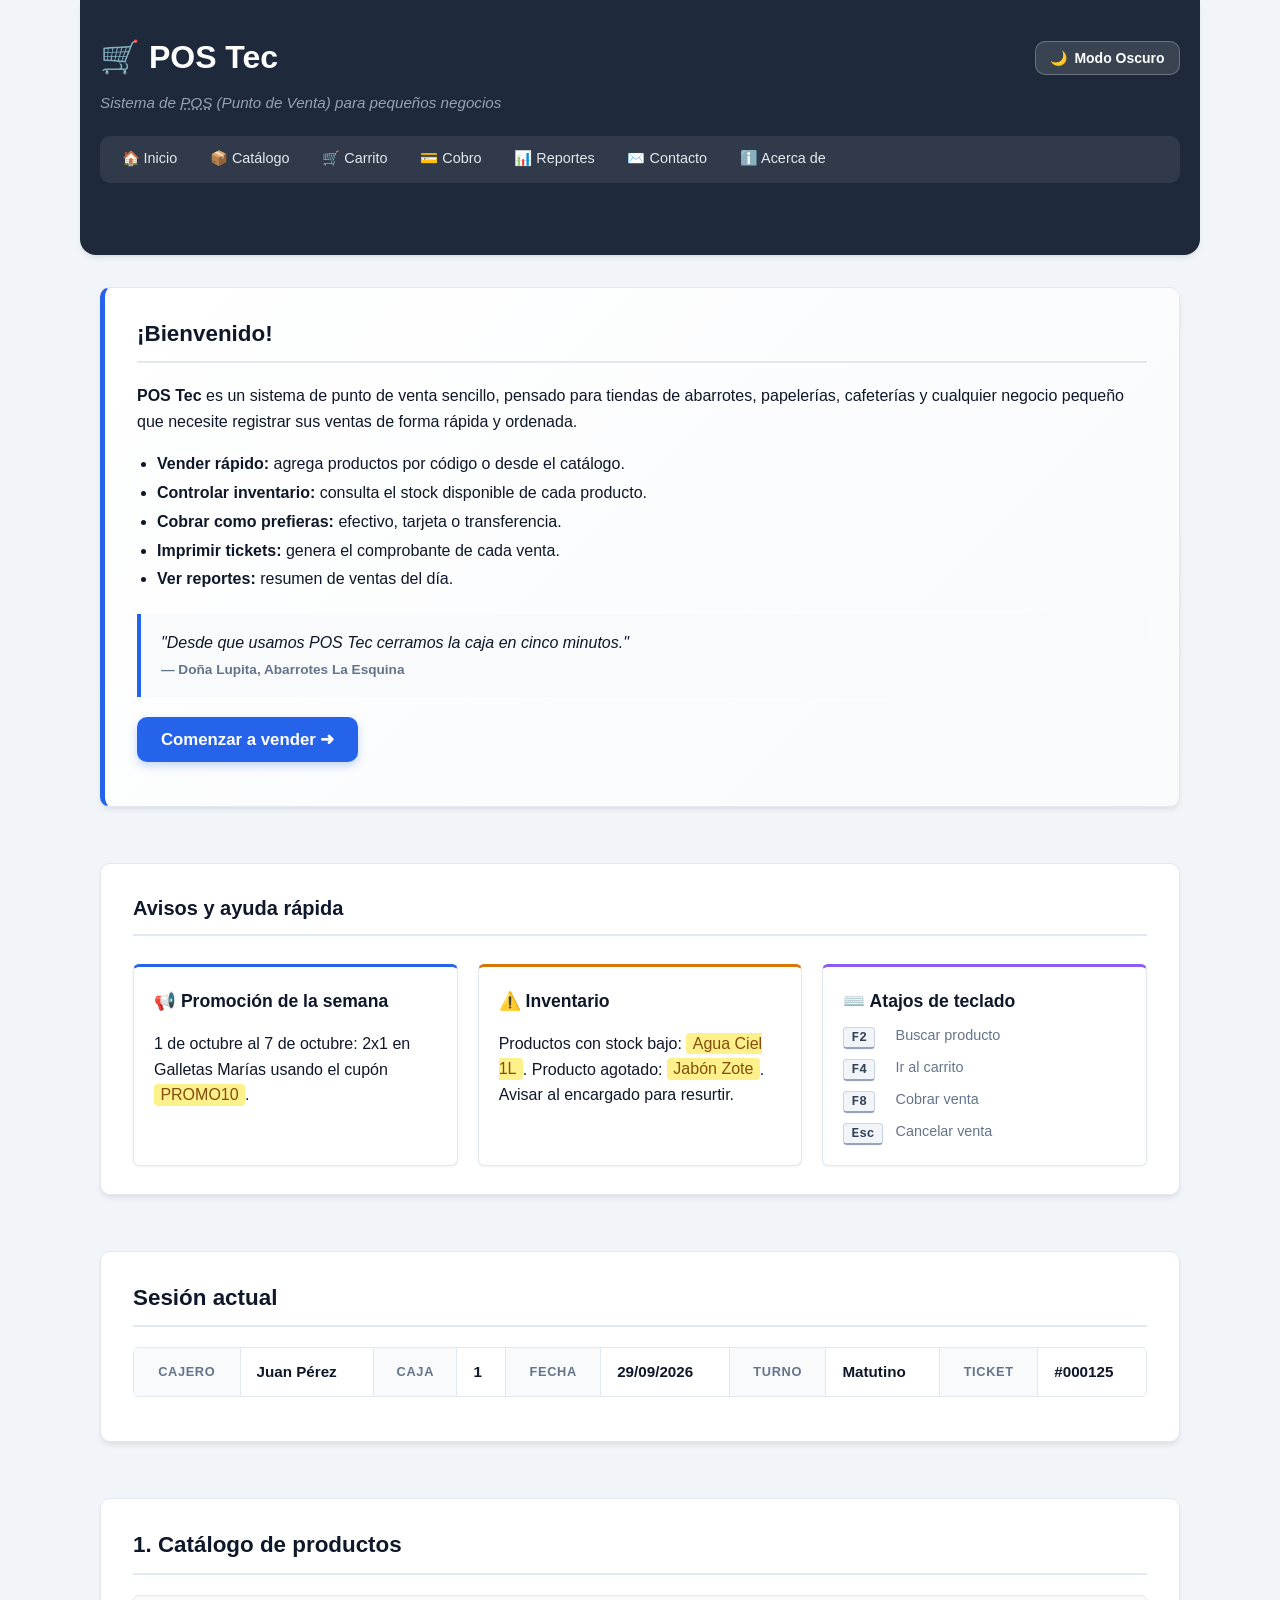
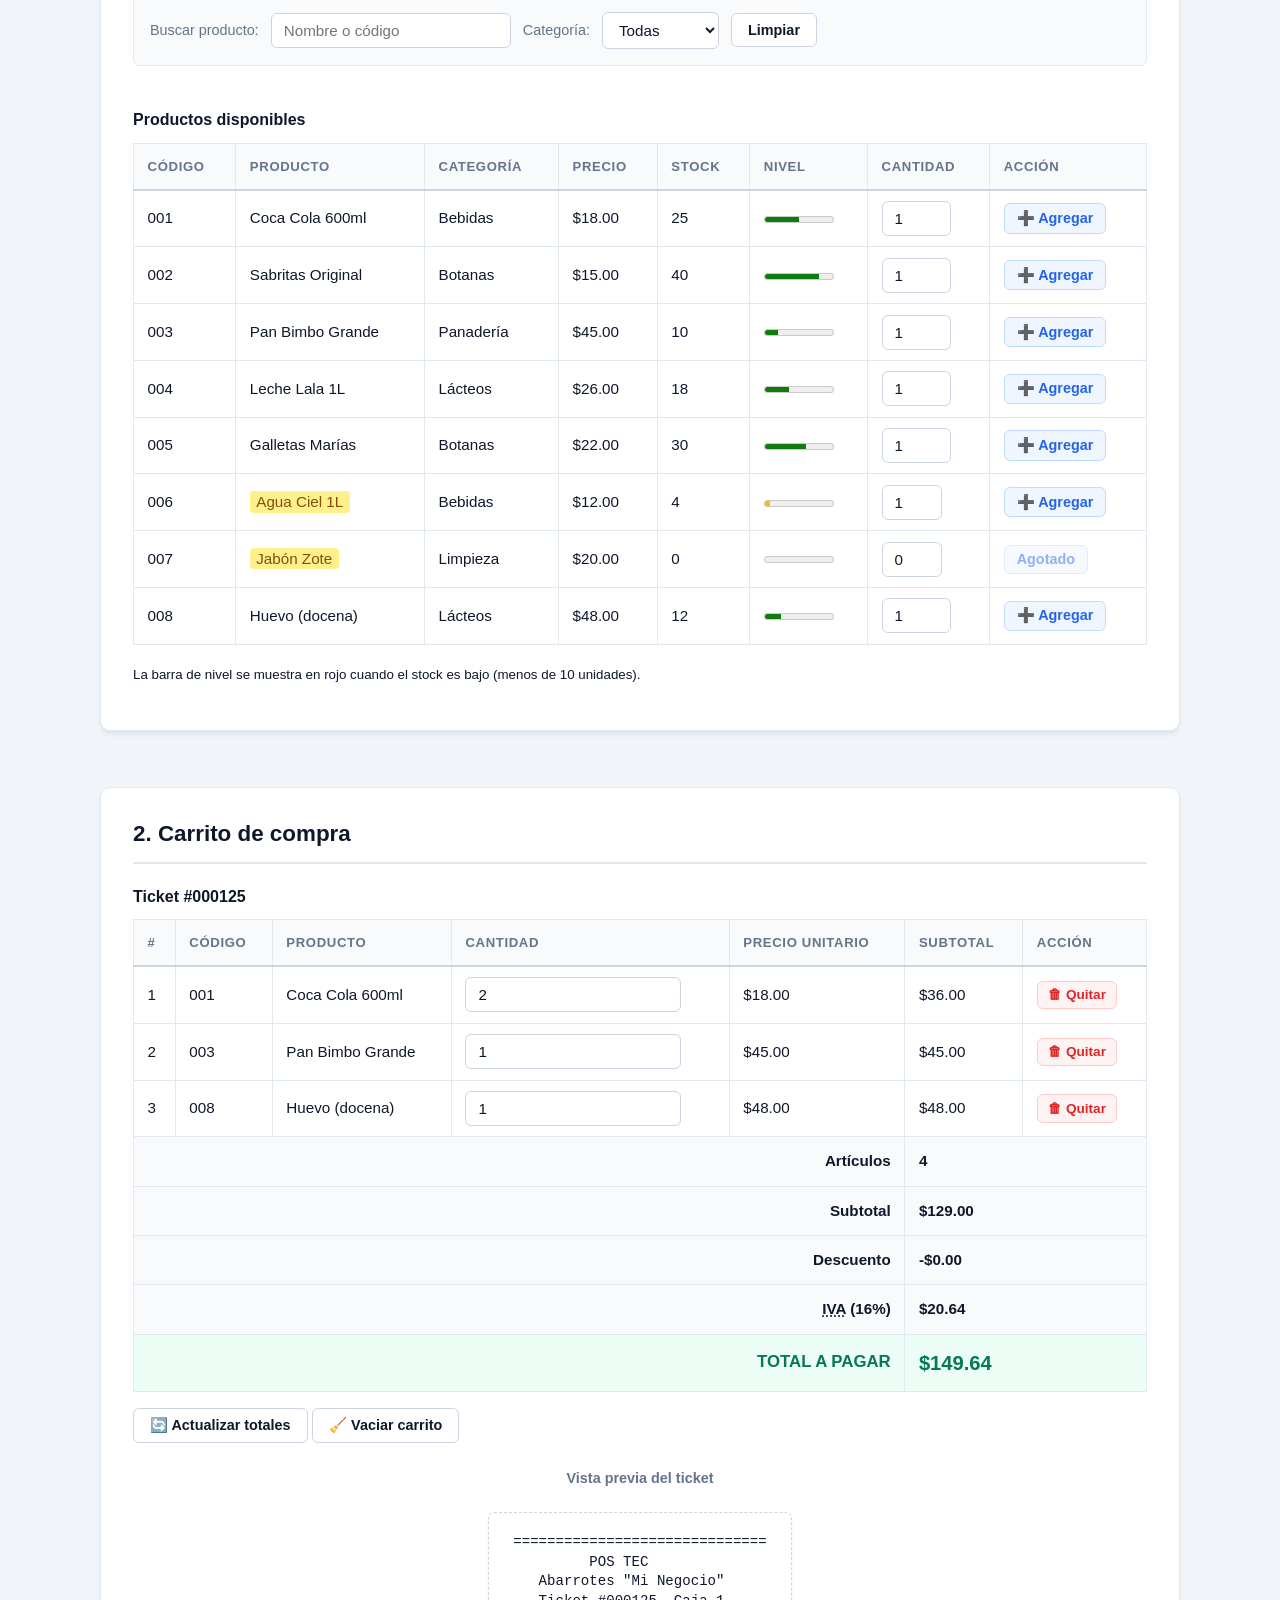
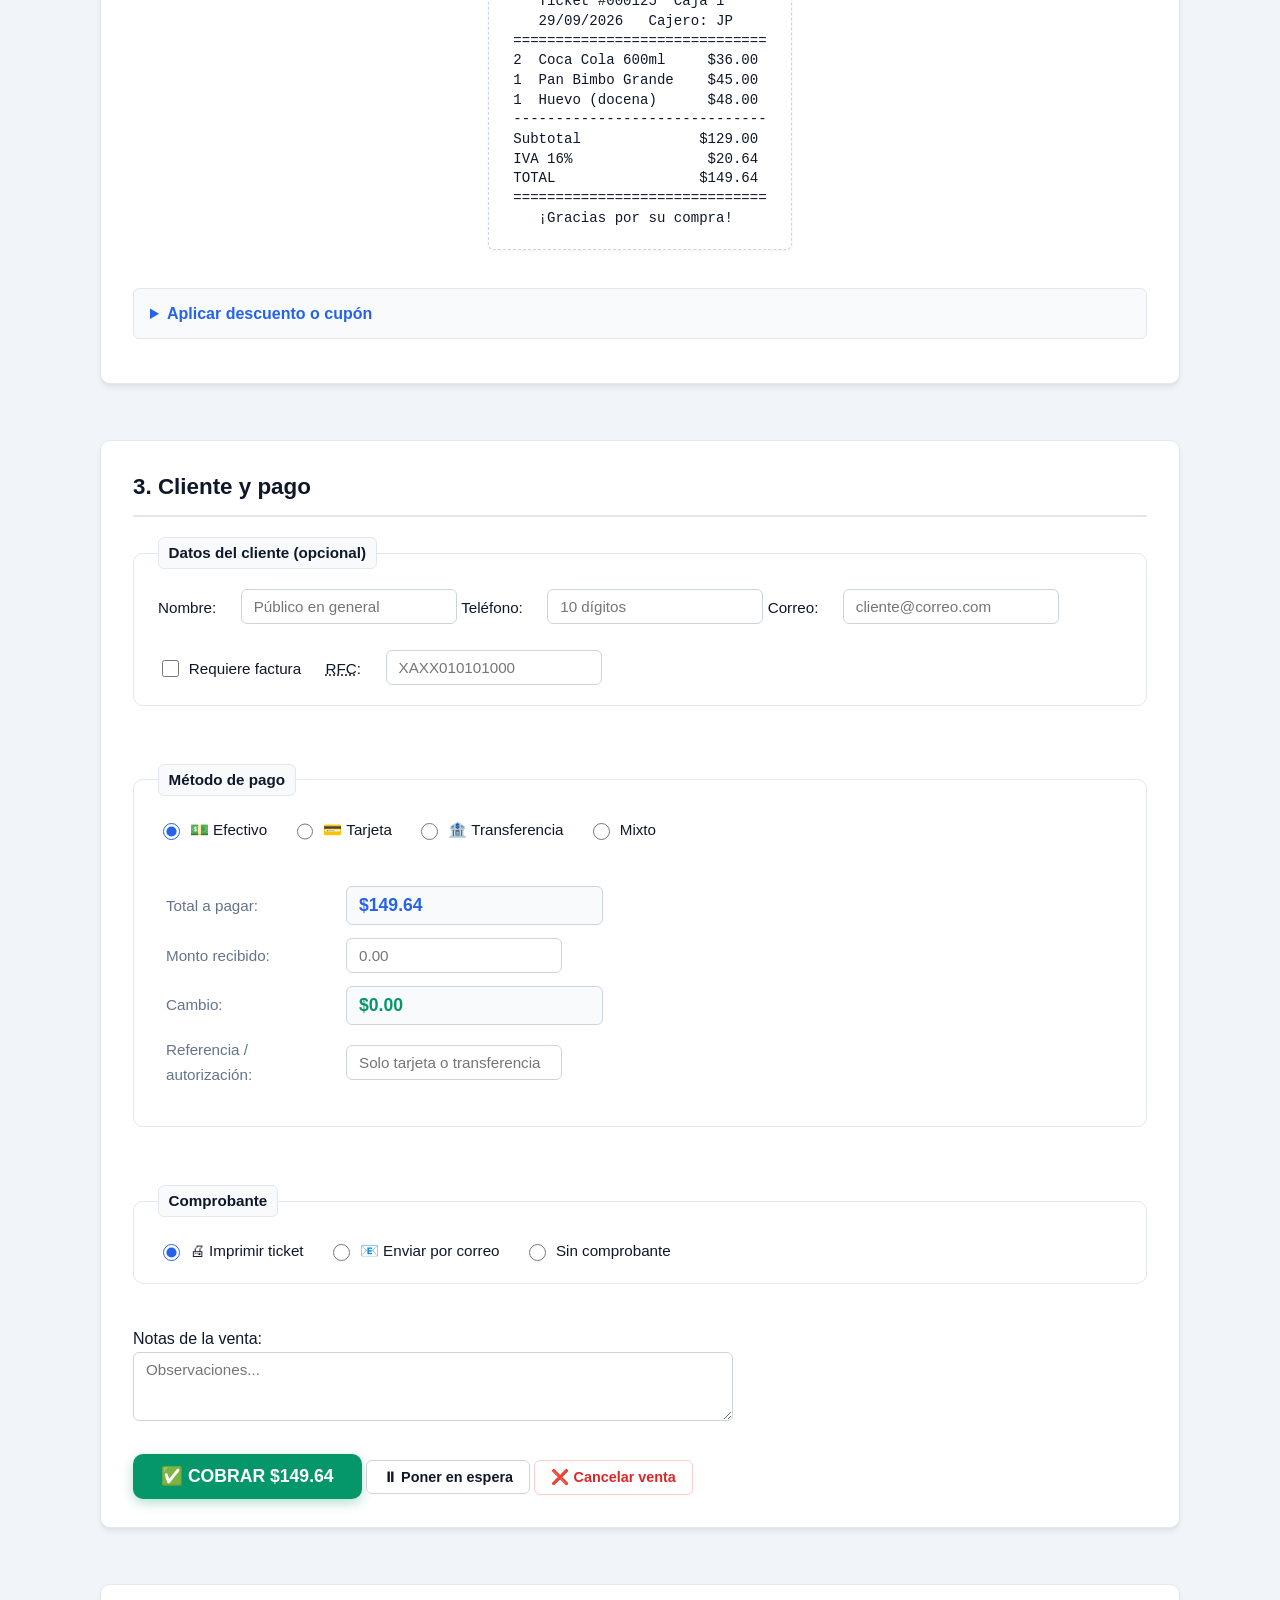
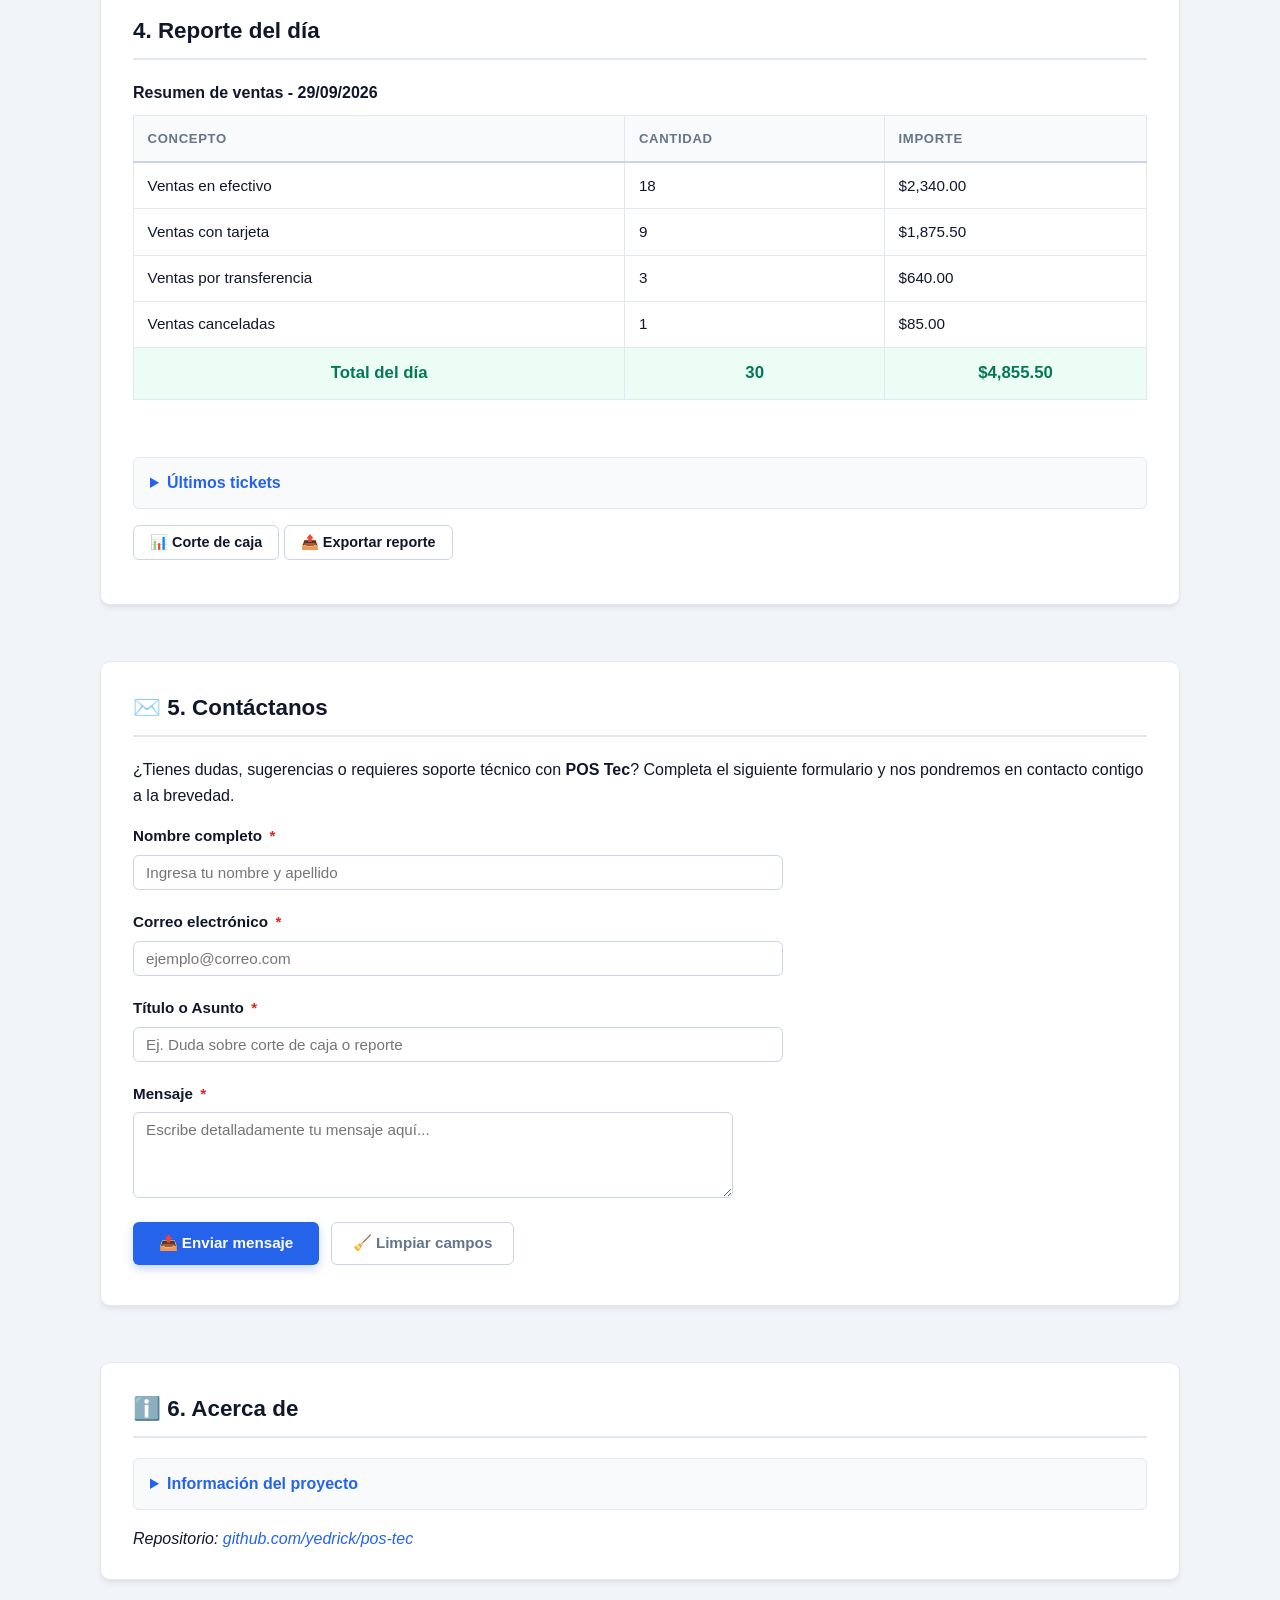
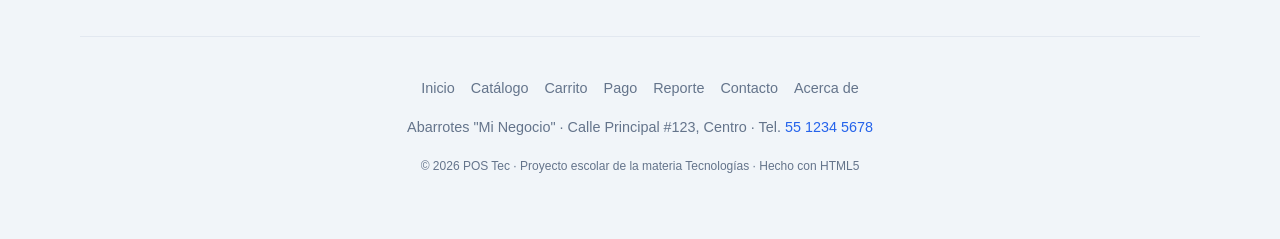
<file: index.html>
<!DOCTYPE html>
<html lang="es">
<head>
    <meta charset="UTF-8">
    <meta name="viewport" content="width=device-width, initial-scale=1.0">
    <meta name="description" content="POS Tec - Punto de venta básico en HTML">
    <title>POS Tec - Punto de Venta</title>
    <link rel="stylesheet" href="style.css">
</head>
<body>

    <header id="inicio">
        <div class="header-top">
            <h1>🛒 POS Tec</h1>
            <div class="header-actions">
                <button id="theme-toggle" class="btn-theme" type="button" aria-label="Cambiar modo de color">
                    <span id="theme-icon">🌙</span> <span id="theme-text">Modo Oscuro</span>
                </button>
                <button id="btn-menu" class="btn-menu" type="button" aria-label="Abrir o cerrar menú de navegación">
                    <span id="icono-menu">☰</span> <span>Menú</span>
                </button>
            </div>
        </div>
        <p><em>Sistema de <abbr title="Point of Sale">POS</abbr> (Punto de Venta) para pequeños negocios</em></p>
        <nav id="nav-principal" aria-label="Navegación principal">
            <ul>
                <li><a href="#inicio">🏠 Inicio</a></li>
                <li><a href="#catalogo">📦 Catálogo</a></li>
                <li><a href="#carrito">🛒 Carrito</a></li>
                <li><a href="#pago">💳 Cobro</a></li>
                <li><a href="#reporte">📊 Reportes</a></li>
                <li><a href="#contacto">✉️ Contacto</a></li>
                <li><a href="#acerca">ℹ️ Acerca de</a></li>
            </ul>
        </nav>
        <hr>
    </header>

    <main>

        <!-- ============ BIENVENIDA ============ -->
        <section id="bienvenida">
            <h2>¡Bienvenido!</h2>
            <p>
                <strong>POS Tec</strong> es un sistema de punto de venta sencillo, pensado para
                tiendas de abarrotes, papelerías, cafeterías y cualquier negocio pequeño que
                necesite registrar sus ventas de forma rápida y ordenada.
            </p>
            <ul>
                <li><strong>Vender rápido:</strong> agrega productos por código o desde el catálogo.</li>
                <li><strong>Controlar inventario:</strong> consulta el stock disponible de cada producto.</li>
                <li><strong>Cobrar como prefieras:</strong> efectivo, tarjeta o transferencia.</li>
                <li><strong>Imprimir tickets:</strong> genera el comprobante de cada venta.</li>
                <li><strong>Ver reportes:</strong> resumen de ventas del día.</li>
            </ul>
            <blockquote>
                "Desde que usamos POS Tec cerramos la caja en cinco minutos."
                <br><cite>— Doña Lupita, Abarrotes La Esquina</cite>
            </blockquote>
            <p><a href="#catalogo"><button type="button">Comenzar a vender ➜</button></a></p>
        </section>

        <hr>

        <!-- ============ ASIDE: AVISOS Y AYUDA ============ -->
        <aside id="avisos">
            <h2>Avisos y ayuda rápida</h2>

            <article>
                <h3>📢 Promoción de la semana</h3>
                <p><time datetime="2026-10-01">1 de octubre</time> al <time datetime="2026-10-07">7 de octubre</time>:
                   2x1 en Galletas Marías usando el cupón <mark>PROMO10</mark>.</p>
            </article>

            <article>
                <h3>⚠️ Inventario</h3>
                <p>Productos con stock bajo: <mark>Agua Ciel 1L</mark>. Producto agotado: <mark>Jabón Zote</mark>.
                   Avisar al encargado para resurtir.</p>
            </article>

            <article>
                <h3>⌨️ Atajos de teclado</h3>
                <dl>
                    <dt><kbd>F2</kbd></dt><dd>Buscar producto</dd>
                    <dt><kbd>F4</kbd></dt><dd>Ir al carrito</dd>
                    <dt><kbd>F8</kbd></dt><dd>Cobrar venta</dd>
                    <dt><kbd>Esc</kbd></dt><dd>Cancelar venta</dd>
                </dl>
            </article>
        </aside>

        <hr>

        <!-- ============ SESIÓN ============ -->
        <section id="sesion">
            <h2>Sesión actual</h2>
            <table border="1" cellpadding="6" cellspacing="0">
                <tr>
                    <th>Cajero</th><td>Juan Pérez</td>
                    <th>Caja</th><td>1</td>
                    <th>Fecha</th><td><time datetime="2026-09-29">29/09/2026</time></td>
                    <th>Turno</th><td>Matutino</td>
                    <th>Ticket</th><td>#000125</td>
                </tr>
            </table>
        </section>

        <hr>


        <!-- ============ CATÁLOGO ============ -->
        <section id="catalogo">
            <h2>1. Catálogo de productos</h2>

            <form id="form-catalogo">
                <label for="buscar">Buscar producto:</label>
                <input type="search" id="buscar" name="buscar" list="productos" placeholder="Nombre o código">
                <datalist id="productos">
                    <option value="001 - Coca Cola 600ml">
                    <option value="002 - Sabritas Original">
                    <option value="003 - Pan Bimbo Grande">
                    <option value="004 - Leche Lala 1L">
                    <option value="005 - Galletas Marías">
                    <option value="006 - Agua Ciel 1L">
                    <option value="007 - Jabón Zote">
                    <option value="008 - Huevo (docena)">
                </datalist>

                <label for="categoria">Categoría:</label>
                <select id="categoria" name="categoria">
                    <option value="">Todas</option>
                    <option value="bebidas">Bebidas</option>
                    <option value="botanas">Botanas</option>
                    <option value="panaderia">Panadería</option>
                    <option value="lacteos">Lácteos</option>
                    <option value="limpieza">Limpieza</option>
                </select>

                <button type="button" id="btn-limpiar-filtro">Limpiar</button>
            </form>

            <br>

            <table id="tabla-catalogo" border="1" cellpadding="6" cellspacing="0">
                <caption><strong>Productos disponibles</strong></caption>
                <thead>
                    <tr>
                        <th>Código</th>
                        <th>Producto</th>
                        <th>Categoría</th>
                        <th>Precio</th>
                        <th>Stock</th>
                        <th>Nivel</th>
                        <th>Cantidad</th>
                        <th>Acción</th>
                    </tr>
                </thead>
                <tbody>
                    <tr>
                        <td>001</td>
                        <td>Coca Cola 600ml</td>
                        <td>Bebidas</td>
                        <td>$18.00</td>
                        <td>25</td>
                        <td><meter value="25" min="0" max="50" low="10">25</meter></td>
                        <td><input type="number" value="1" min="1" max="25" size="3"></td>
                        <td><button type="button">➕ Agregar</button></td>
                    </tr>
                    <tr>
                        <td>002</td>
                        <td>Sabritas Original</td>
                        <td>Botanas</td>
                        <td>$15.00</td>
                        <td>40</td>
                        <td><meter value="40" min="0" max="50" low="10">40</meter></td>
                        <td><input type="number" value="1" min="1" max="40" size="3"></td>
                        <td><button type="button">➕ Agregar</button></td>
                    </tr>
                    <tr>
                        <td>003</td>
                        <td>Pan Bimbo Grande</td>
                        <td>Panadería</td>
                        <td>$45.00</td>
                        <td>10</td>
                        <td><meter value="10" min="0" max="50" low="10">10</meter></td>
                        <td><input type="number" value="1" min="1" max="10" size="3"></td>
                        <td><button type="button">➕ Agregar</button></td>
                    </tr>
                    <tr>
                        <td>004</td>
                        <td>Leche Lala 1L</td>
                        <td>Lácteos</td>
                        <td>$26.00</td>
                        <td>18</td>
                        <td><meter value="18" min="0" max="50" low="10">18</meter></td>
                        <td><input type="number" value="1" min="1" max="18" size="3"></td>
                        <td><button type="button">➕ Agregar</button></td>
                    </tr>
                    <tr>
                        <td>005</td>
                        <td>Galletas Marías</td>
                        <td>Botanas</td>
                        <td>$22.00</td>
                        <td>30</td>
                        <td><meter value="30" min="0" max="50" low="10">30</meter></td>
                        <td><input type="number" value="1" min="1" max="30" size="3"></td>
                        <td><button type="button">➕ Agregar</button></td>
                    </tr>
                    <tr>
                        <td>006</td>
                        <td><mark>Agua Ciel 1L</mark></td>
                        <td>Bebidas</td>
                        <td>$12.00</td>
                        <td>4</td>
                        <td><meter value="4" min="0" max="50" low="10">4</meter></td>
                        <td><input type="number" value="1" min="1" max="4" size="3"></td>
                        <td><button type="button">➕ Agregar</button></td>
                    </tr>
                    <tr>
                        <td>007</td>
                        <td><mark>Jabón Zote</mark></td>
                        <td>Limpieza</td>
                        <td>$20.00</td>
                        <td>0</td>
                        <td><meter value="0" min="0" max="50" low="10">0</meter></td>
                        <td><input type="number" value="0" min="0" max="0" size="3" disabled></td>
                        <td><button type="button" disabled>Agotado</button></td>
                    </tr>
                    <tr>
                        <td>008</td>
                        <td>Huevo (docena)</td>
                        <td>Lácteos</td>
                        <td>$48.00</td>
                        <td>12</td>
                        <td><meter value="12" min="0" max="50" low="10">12</meter></td>
                        <td><input type="number" value="1" min="1" max="12" size="3"></td>
                        <td><button type="button">➕ Agregar</button></td>
                    </tr>
                </tbody>
            </table>
            <p><small>La barra de nivel se muestra en rojo cuando el stock es bajo (menos de 10 unidades).</small></p>
        </section>

        <hr>

        <!-- ============ CARRITO ============ -->
        <section id="carrito">
            <h2>2. Carrito de compra</h2>

            <table border="1" cellpadding="6" cellspacing="0">
                <caption><strong>Ticket #000125</strong></caption>
                <thead>
                    <tr>
                        <th>#</th>
                        <th>Código</th>
                        <th>Producto</th>
                        <th>Cantidad</th>
                        <th>Precio unitario</th>
                        <th>Subtotal</th>
                        <th>Acción</th>
                    </tr>
                </thead>
                <tbody>
                    <tr>
                        <td>1</td>
                        <td>001</td>
                        <td>Coca Cola 600ml</td>
                        <td><input type="number" value="2" min="1" size="3"></td>
                        <td>$18.00</td>
                        <td>$36.00</td>
                        <td><button type="button">🗑 Quitar</button></td>
                    </tr>
                    <tr>
                        <td>2</td>
                        <td>003</td>
                        <td>Pan Bimbo Grande</td>
                        <td><input type="number" value="1" min="1" size="3"></td>
                        <td>$45.00</td>
                        <td>$45.00</td>
                        <td><button type="button">🗑 Quitar</button></td>
                    </tr>
                    <tr>
                        <td>3</td>
                        <td>008</td>
                        <td>Huevo (docena)</td>
                        <td><input type="number" value="1" min="1" size="3"></td>
                        <td>$48.00</td>
                        <td>$48.00</td>
                        <td><button type="button">🗑 Quitar</button></td>
                    </tr>
                </tbody>
                <tfoot>
                    <tr>
                        <td colspan="5" align="right">Artículos</td>
                        <td colspan="2">4</td>
                    </tr>
                    <tr>
                        <td colspan="5" align="right">Subtotal</td>
                        <td colspan="2">$129.00</td>
                    </tr>
                    <tr>
                        <td colspan="5" align="right">Descuento</td>
                        <td colspan="2">-$0.00</td>
                    </tr>
                    <tr>
                        <td colspan="5" align="right"><abbr title="Impuesto al Valor Agregado">IVA</abbr> (16%)</td>
                        <td colspan="2">$20.64</td>
                    </tr>
                    <tr>
                        <td colspan="5" align="right"><strong>TOTAL A PAGAR</strong></td>
                        <td colspan="2"><strong><big>$149.64</big></strong></td>
                    </tr>
                </tfoot>
            </table>

            <p>
                <button type="button">🔄 Actualizar totales</button>
                <button type="button">🧹 Vaciar carrito</button>
            </p>

            <figure>
                <figcaption><strong>Vista previa del ticket</strong></figcaption>
<pre>
==============================
         POS TEC
   Abarrotes "Mi Negocio"
   Ticket #000125  Caja 1
   29/09/2026   Cajero: JP
==============================
2  Coca Cola 600ml     $36.00
1  Pan Bimbo Grande    $45.00
1  Huevo (docena)      $48.00
------------------------------
Subtotal              $129.00
IVA 16%                $20.64
TOTAL                 $149.64
==============================
   ¡Gracias por su compra!
</pre>
            </figure>

            <details>
                <summary>Aplicar descuento o cupón</summary>
                <form>
                    <label for="cupon">Código de cupón:</label>
                    <input type="text" id="cupon" name="cupon" placeholder="Ej. PROMO10">

                    <label for="descuento">Descuento (%):</label>
                    <input type="number" id="descuento" name="descuento" min="0" max="100" value="0">

                    <button type="submit">Aplicar</button>
                </form>
            </details>
        </section>

        <hr>

        <!-- ============ CLIENTE Y PAGO ============ -->
        <section id="pago">
            <h2>3. Cliente y pago</h2>

            <form id="form-pago">
                <fieldset>
                    <legend>Datos del cliente (opcional)</legend>

                    <label for="cliente">Nombre:</label>
                    <input type="text" id="cliente" name="cliente" placeholder="Público en general">

                    <label for="telefono">Teléfono:</label>
                    <input type="tel" id="telefono" name="telefono" placeholder="10 dígitos">

                    <label for="correo">Correo:</label>
                    <input type="email" id="correo" name="correo" placeholder="cliente@correo.com">
                    <br><br>

                    <input type="checkbox" id="factura" name="factura">
                    <label for="factura">Requiere factura</label>

                    <label for="rfc"><abbr title="Registro Federal de Contribuyentes">RFC</abbr>:</label>
                    <input type="text" id="rfc" name="rfc" maxlength="13" placeholder="XAXX010101000">
                </fieldset>

                <br>

                <fieldset>
                    <legend>Método de pago</legend>

                    <input type="radio" id="efectivo" name="metodo" value="efectivo" checked>
                    <label for="efectivo">💵 Efectivo</label>

                    <input type="radio" id="tarjeta" name="metodo" value="tarjeta">
                    <label for="tarjeta">💳 Tarjeta</label>

                    <input type="radio" id="transferencia" name="metodo" value="transferencia">
                    <label for="transferencia">🏦 Transferencia</label>

                    <input type="radio" id="mixto" name="metodo" value="mixto">
                    <label for="mixto">Mixto</label>

                    <br><br>

                    <table border="0" cellpadding="4">
                        <tr>
                            <td><label for="total">Total a pagar:</label></td>
                            <td><input type="text" id="total" name="total" value="$149.64" readonly></td>
                        </tr>
                        <tr>
                            <td><label for="recibido">Monto recibido:</label></td>
                            <td><input type="number" id="recibido" name="recibido" step="0.01" min="0" placeholder="0.00"></td>
                        </tr>
                        <tr>
                            <td><label for="cambio">Cambio:</label></td>
                            <td><input type="text" id="cambio" name="cambio" value="$0.00" readonly></td>
                        </tr>
                        <tr>
                            <td><label for="referencia">Referencia / autorización:</label></td>
                            <td><input type="text" id="referencia" name="referencia" placeholder="Solo tarjeta o transferencia"></td>
                        </tr>
                    </table>
                </fieldset>

                <br>

                <fieldset>
                    <legend>Comprobante</legend>
                    <input type="radio" id="imprimir" name="comprobante" value="imprimir" checked>
                    <label for="imprimir">🖨 Imprimir ticket</label>

                    <input type="radio" id="enviar" name="comprobante" value="correo">
                    <label for="enviar">📧 Enviar por correo</label>

                    <input type="radio" id="sin" name="comprobante" value="ninguno">
                    <label for="sin">Sin comprobante</label>
                </fieldset>

                <br>

                <label for="notas">Notas de la venta:</label><br>
                <textarea id="notas" name="notas" rows="3" cols="50" placeholder="Observaciones..."></textarea>

                <br><br>

                <button type="submit" id="btn-cobrar"><strong>✅ COBRAR $149.64</strong></button>
                <button type="button" id="btn-espera">⏸ Poner en espera</button>
                <button type="reset" id="btn-cancelar">❌ Cancelar venta</button>
            </form>
        </section>

        <hr>

        <!-- ============ REPORTE ============ -->
        <section id="reporte">
            <h2>4. Reporte del día</h2>

            <table border="1" cellpadding="6" cellspacing="0">
                <caption><strong>Resumen de ventas - 29/09/2026</strong></caption>
                <thead>
                    <tr>
                        <th>Concepto</th>
                        <th>Cantidad</th>
                        <th>Importe</th>
                    </tr>
                </thead>
                <tbody>
                    <tr><td>Ventas en efectivo</td><td>18</td><td>$2,340.00</td></tr>
                    <tr><td>Ventas con tarjeta</td><td>9</td><td>$1,875.50</td></tr>
                    <tr><td>Ventas por transferencia</td><td>3</td><td>$640.00</td></tr>
                    <tr><td>Ventas canceladas</td><td>1</td><td>$85.00</td></tr>
                </tbody>
                <tfoot>
                    <tr>
                        <th>Total del día</th>
                        <th>30</th>
                        <th>$4,855.50</th>
                    </tr>
                </tfoot>
            </table>

            <br>

            <details>
                <summary>Últimos tickets</summary>
                <table border="1" cellpadding="6" cellspacing="0">
                    <thead>
                        <tr><th>Ticket</th><th>Hora</th><th>Método</th><th>Total</th><th>Estado</th></tr>
                    </thead>
                    <tbody>
                        <tr><td>#000124</td><td>12:45</td><td>Efectivo</td><td>$96.00</td><td>Pagado</td></tr>
                        <tr><td>#000123</td><td>12:30</td><td>Tarjeta</td><td>$310.00</td><td>Pagado</td></tr>
                        <tr><td>#000122</td><td>12:10</td><td>Efectivo</td><td>$85.00</td><td><del>Cancelado</del></td></tr>
                        <tr><td>#000121</td><td>11:52</td><td>Transferencia</td><td>$220.00</td><td>Pagado</td></tr>
                    </tbody>
                </table>
            </details>

            <p>
                <button type="button">📊 Corte de caja</button>
                <button type="button">📤 Exportar reporte</button>
            </p>
        </section>

        <hr>

        <!-- ============ CONTACTO ============ -->
        <section id="contacto">
            <h2>✉️ 5. Contáctanos</h2>
            <p>
                ¿Tienes dudas, sugerencias o requieres soporte técnico con <strong>POS Tec</strong>?
                Completa el siguiente formulario y nos pondremos en contacto contigo a la brevedad.
            </p>

            <form id="form-contacto" class="form-contacto" action="procesar_contacto.php" method="POST" novalidate>
                <div class="form-grupo">
                    <label for="contacto-nombre">Nombre completo <span class="obligatorio" aria-hidden="true">*</span></label>
                    <input type="text" id="contacto-nombre" name="nombre" placeholder="Ingresa tu nombre y apellido" autocomplete="name">
                    <span class="campo-error" id="error-contacto-nombre" aria-live="polite"></span>
                </div>

                <div class="form-grupo">
                    <label for="contacto-email">Correo electrónico <span class="obligatorio" aria-hidden="true">*</span></label>
                    <input type="email" id="contacto-email" name="email" placeholder="ejemplo@correo.com" autocomplete="email">
                    <span class="campo-error" id="error-contacto-email" aria-live="polite"></span>
                </div>

                <div class="form-grupo">
                    <label for="contacto-titulo">Título o Asunto <span class="obligatorio" aria-hidden="true">*</span></label>
                    <input type="text" id="contacto-titulo" name="titulo" placeholder="Ej. Duda sobre corte de caja o reporte">
                    <span class="campo-error" id="error-contacto-titulo" aria-live="polite"></span>
                </div>

                <div class="form-grupo">
                    <label for="contacto-mensaje">Mensaje <span class="obligatorio" aria-hidden="true">*</span></label>
                    <textarea id="contacto-mensaje" name="mensaje" rows="4" placeholder="Escribe detalladamente tu mensaje aquí..."></textarea>
                    <span class="campo-error" id="error-contacto-mensaje" aria-live="polite"></span>
                </div>

                <div class="form-acciones">
                    <button type="submit" id="btn-enviar-contacto" class="btn-contacto-enviar">
                        📤 Enviar mensaje
                    </button>
                    <button type="reset" id="btn-limpiar-contacto" class="btn-contacto-limpiar">
                        🧹 Limpiar campos
                    </button>
                </div>

                <!-- Zona de errores / confirmación en la parte inferior del formulario -->
                <div id="contacto-alerta" class="alerta-formulario" role="alert" aria-live="polite"></div>
            </form>
        </section>

        <hr>

        <!-- ============ ACERCA DE ============ -->
        <section id="acerca">
            <h2>ℹ️ 6. Acerca de</h2>
            <details>
                <summary>Información del proyecto</summary>
                <table border="1" cellpadding="6" cellspacing="0">
                    <tr><th>Proyecto</th><td>POS Tec</td></tr>
                    <tr><th>Versión</th><td>1.0</td></tr>
                    <tr><th>Materia</th><td>Tecnologías</td></tr>
                    <tr><th>Tecnología</th><td>HTML5</td></tr>
                    <tr><th>Autor</th><td>Yedrick</td></tr>
                </table>
            </details>
            <address>
                Repositorio: <a href="https://github.com/yedrick/pos-tec" target="_blank">github.com/yedrick/pos-tec</a>
            </address>
        </section>

    </main>

    <hr>

    <footer>
        <nav aria-label="Navegación secundaria">
            <ul>
                <li><a href="#inicio">Inicio</a></li>
                <li><a href="#catalogo">Catálogo</a></li>
                <li><a href="#carrito">Carrito</a></li>
                <li><a href="#pago">Pago</a></li>
                <li><a href="#reporte">Reporte</a></li>
                <li><a href="#contacto">Contacto</a></li>
                <li><a href="#acerca">Acerca de</a></li>
            </ul>
        </nav>
        <address>
            Abarrotes "Mi Negocio" &middot; Calle Principal #123, Centro &middot;
            Tel. <a href="tel:+525512345678">55 1234 5678</a>
        </address>
        <p><small>&copy; 2026 POS Tec &middot; Proyecto escolar de la materia Tecnologías &middot; Hecho con HTML5</small></p>
    </footer>

    <!-- Archivo de JavaScript básico -->
    <script src="app.js"></script>
</body>
</html>
</file>
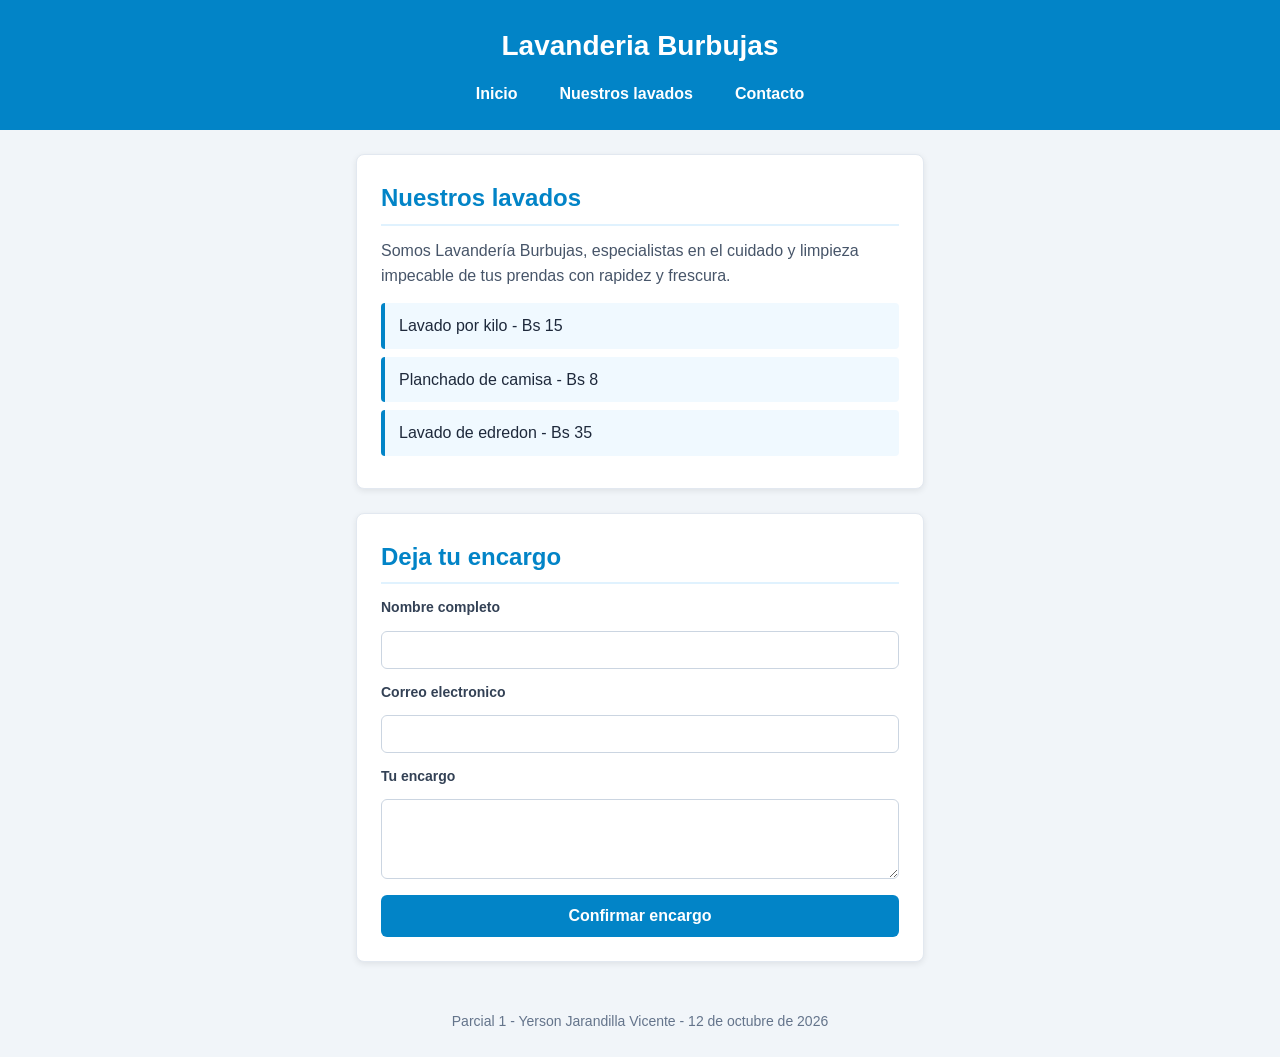
<file: parcial1/index.html>
<!DOCTYPE html>
<html lang="es">

<head>
    <meta charset="UTF-8">
    <meta name="viewport" content="width=device-width, initial-scale=1.0">
    <title>Lavanderia Burbujas</title>
    <link rel="stylesheet" href="styles.css">
</head>

<body>
    <header id="inicio">
        <h1>Lavanderia Burbujas</h1>
        <nav>
            <ul>
                <li><a href="#inicio">Inicio</a></li>
                <li><a href="#lavados">Nuestros lavados</a></li>
                <li><a href="#contacto">Contacto</a></li>
            </ul>
        </nav>
    </header>

    <main>
        <section id="lavados">
            <h2>Nuestros lavados</h2>
            <p>Somos Lavandería Burbujas, especialistas en el cuidado y limpieza impecable de tus prendas con rapidez y frescura.</p>
            <ul>
                <li>Lavado por kilo - Bs 15</li>
                <li>Planchado de camisa - Bs 8</li>
                <li>Lavado de edredon - Bs 35</li>
            </ul>
        </section>

        <section id="contacto">
            <h2>Deja tu encargo</h2>
            <form>
                <label for="nombre">Nombre completo</label>
                <input type="text" id="nombre" required>

                <label for="correo">Correo electronico</label>
                <input type="email" id="correo" required>

                <label for="encargo">Tu encargo</label>
                <textarea id="encargo"></textarea>
            </form>
            <button type="button" id="btn-confirmar">Confirmar encargo</button>
            <p id="mensaje" class="oculto"></p>
        </section>
    </main>

    <footer>
        <p>
            Parcial 1 - Yerson Jarandilla Vicente - 12 de octubre de 2026
        </p>
    </footer>

    <script src="script.js"></script>
</body>

</html>
</file>
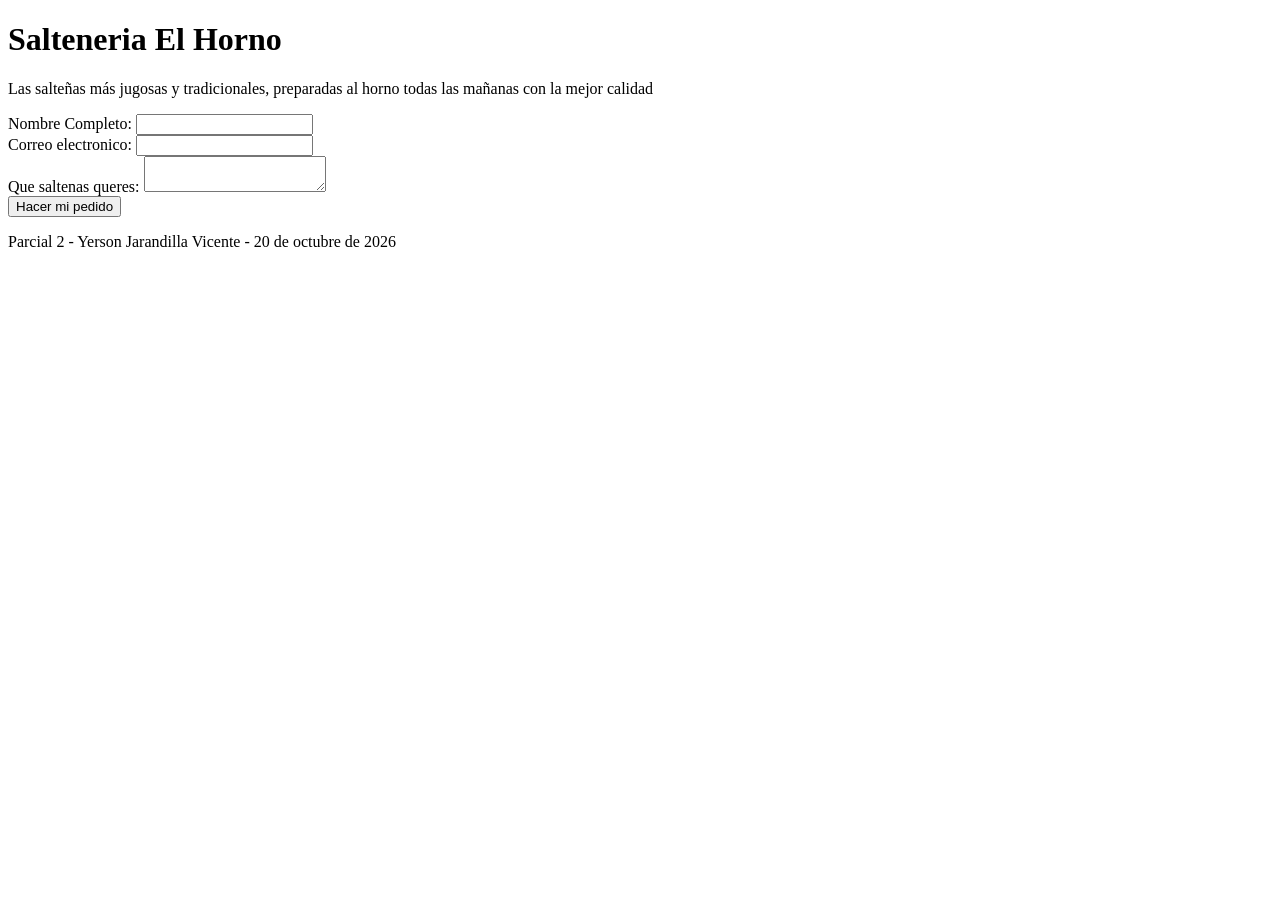
<file: parcial2/index.html>
<!DOCTYPE html>
<html lang="en">

<head>
    <meta charset="UTF-8">
    <meta name="viewport" content="width=device-width, initial-scale=1.0">
    <title>Salteneria El Horno</title>
    <link rel="stylesheet" href="estilos.css">
</head>

<body>
    <header>
        <h1>Salteneria El Horno</h1>
        <p>Las salteñas más jugosas y tradicionales, preparadas al horno todas las mañanas con la mejor calidad</p>
    </header>
    <main>
        <form id="form-horno" action="procesar.php" method="POST" novalidate>
            <div>
                <label for="nombre">Nombre Completo:</label>
                <input type="text" id="nombre" name="nombre" required>
            </div>
            <div>
                <label for="correo">Correo electronico:</label>
                <input type="email" id="correo" name="correo" required>
            </div>
            <div>
                <label for="pedido">Que saltenas queres:</label>
                <textarea id="pedido" name="pedido"></textarea>
            </div>
            <button type="submit">Hacer mi pedido</button>
            <p id="aviso-horno" class="aviso"></p>
        </form>
    </main>
    <footer>
        <p>Parcial 2 - Yerson Jarandilla Vicente - 20 de octubre de 2026</p>
    </footer>
    <script src="script.js"></script>
</body>

</html>
</file>
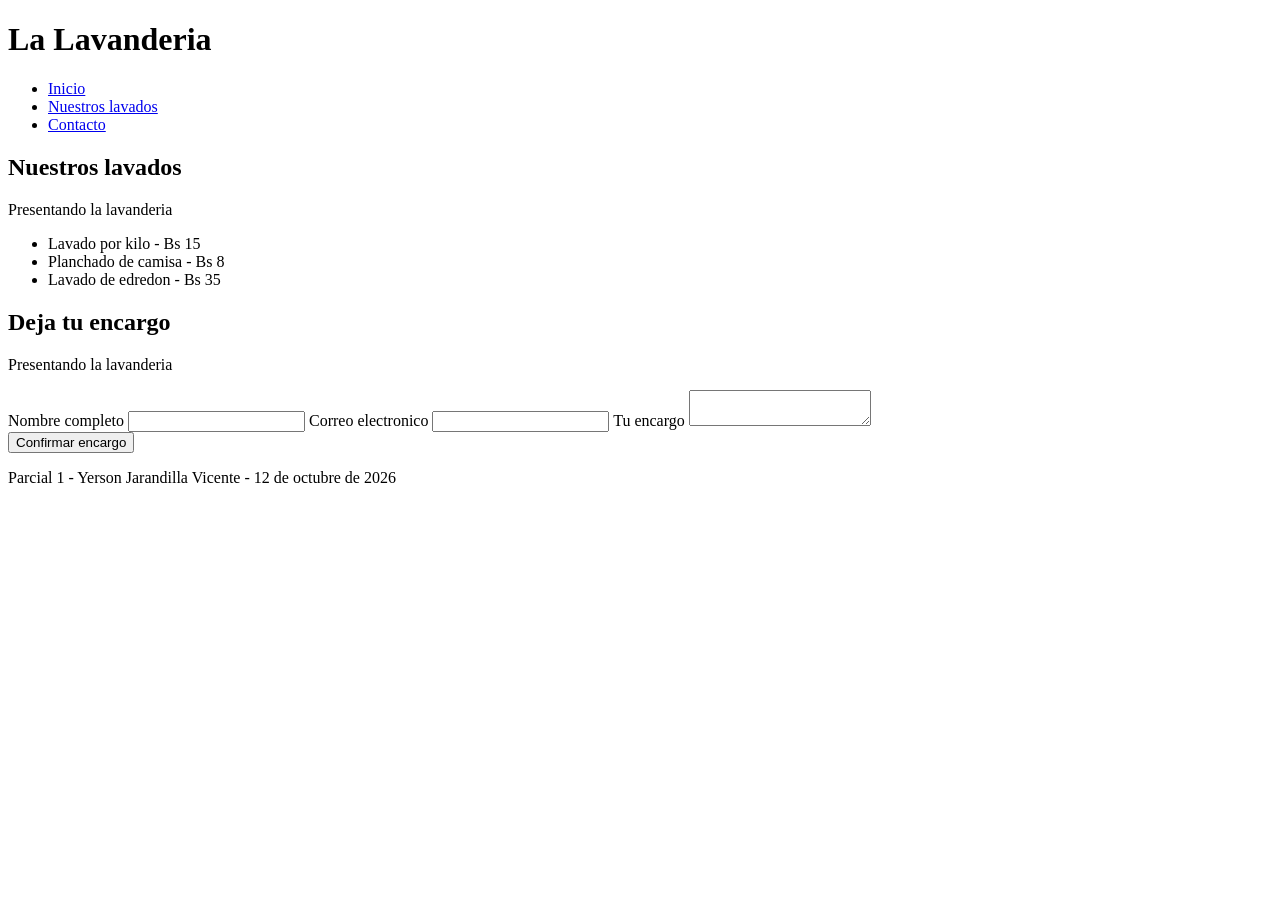
<file: exmen.html>
<!DOCTYPE html>
<html lang="en">

<head>
    <meta charset="UTF-8">
    <meta name="viewport" content="width=device-width, initial-scale=1.0">
    <title>La Lavanderia</title>
</head>

<body>
    <!-- TITLE Y H1
- title: Lavanderia Burbujas
- h1 (dentro del header): Lavanderia Burbujas -->
    <title>La Lavanderia</title>
    <h1>La Lavanderia</h1>


    <!-- - Inicio, que apunta a #inicio (el id va en el header)
    - Nuestros lavados, que apunta a #lavados
    - Contacto, que apunta a #contacto -->
    <header id="inicio">
        <nav>
            <ul>
                <li><a href="#inicio">Inicio</a></li>
                <li><a href="#lavados">Nuestros lavados</a></li>
                <li><a href="#contacto">Contacto</a></li>
            </ul>
        </nav>
    </header>

    <!-- SECTION 1: id="lavados"
- h2: Nuestros lavados
- Un parrafo corto de una o dos lineas presentando la lavanderia (lo escriben ustedes).
- Una lista ul con exactamente estos 3 items:
Lavado por kilo - Bs 15
Planchado de camisa - Bs 8
Lavado de edredon - Bs 35 -->


    <section id="lavados">
        <h2>Nuestros lavados</h2>
        <p>Presentando la lavanderia</p>
        <ul>
            <li>Lavado por kilo - Bs 15</li>
            <li>Planchado de camisa - Bs 8</li>
            <li>Lavado de edredon - Bs 35</li>
        </ul>
    </section>

    <!-- SECTION 2: id="contacto"
- h2: Deja tu encargo
- Un formulario con estos 3 campos, cada uno con su label conectado con for:
1. Nombre completo: input type="text" id="nombre" required
2. Correo electronico: input type="email" id="correo" required
3. Tu encargo: textarea id="encargo"
- Despues de cerrar el formulario (fuera del form) van el boton y el parrafo vacio:
- un boton: button type="button" id="btn-confirmar" con el texto Confirmar encargo
(va con type="button" a proposito, asi la pagina no se recarga)
- un parrafo vacio: p id="mensaje" class="oculto" -->
    <section id="contacto">
        <h2>Deja tu encargo</h2>
        <p>Presentando la lavanderia</p>
        <form>
            <label for="nombre">Nombre completo</label>
            <input type="text" id="nombre" required>
            <label for="correo">Correo electronico</label>
            <input type="email" id="correo" required>
            <label for="encargo">Tu encargo</label>
            <textarea id="encargo"></textarea>
        </form>
        <button type="button" id="btn-confirmar">Confirmar encargo</button>
        <p id="mensaje" class="oculto"></p>

    </section>

    <!-- FOOTER
Parcial 1 - [su nombre completo] - 12 de octubre de 2026 -->
    <footer>
        <p>
            Parcial 1 - Yerson Jarandilla Vicente - 12 de octubre de 2026
        </p>
    </footer>

</body>

</html>
</file>
<file: style.css>
/* ==========================================================================
   POS TEC - ESTILOS CSS
   Estilos base y configuración inicial
   ========================================================================== */

/* ---------- 1. VARIABLES Y TEMA ---------- */
:root {
    /* Paleta de colores */
    --primary: #2563eb;
    --primary-hover: #1d4ed8;
    --primary-light: #eff6ff;

    --success: #059669;
    --success-hover: #047857;
    --success-light: #ecfdf5;

    --danger: #dc2626;
    --danger-hover: #b91c1c;
    --danger-light: #fef2f2;

    --warning: #d97706;
    --warning-light: #fffbeb;

    /* Fondos y superficies */
    --bg-body: #f1f5f9;
    --bg-card: #ffffff;
    --bg-muted: #f8fafc;
    --bg-header: #1e293b;

    /* Textos */
    --text-main: #0f172a;
    --text-muted: #64748b;
    --text-light: #94a3b8;
    --text-on-dark: #f8fafc;

    /* Bordes y sombras */
    --border: #e2e8f0;
    --border-hover: #cbd5e1;
    --radius-sm: 6px;
    --radius-md: 10px;
    --radius-lg: 16px;

    --shadow-sm: 0 1px 3px rgba(0, 0, 0, 0.05);
    --shadow-md: 0 4px 6px -1px rgba(0, 0, 0, 0.07), 0 2px 4px -2px rgba(0, 0, 0, 0.05);
    --shadow-lg: 0 10px 15px -3px rgba(0, 0, 0, 0.08), 0 4px 6px -4px rgba(0, 0, 0, 0.03);

    /* Tipografía */
    --font-sans: 'Inter', -apple-system, BlinkMacSystemFont, 'Segoe UI', Roboto, Helvetica, Arial, sans-serif;
    --font-mono: 'SFMono-Regular', Consolas, 'Liberation Mono', Menlo, Courier, monospace;
}

/* Variables para Modo Oscuro */
body.dark-mode {
    /* Paleta adaptada */
    --primary: #3b82f6;
    --primary-hover: #60a5fa;
    --primary-light: #1e293b;

    --success: #10b981;
    --success-hover: #34d399;
    --success-light: #064e3b;

    --danger: #ef4444;
    --danger-hover: #f87171;
    --danger-light: #450a0a;

    --warning: #f59e0b;
    --warning-light: #451a03;

    /* Fondos y superficies oscuras */
    --bg-body: #090d16;
    --bg-card: #131c2e;
    --bg-muted: #1e293b;
    --bg-header: #05080f;

    /* Textos claros sobre fondo oscuro */
    --text-main: #f1f5f9;
    --text-muted: #94a3b8;
    --text-light: #64748b;
    --text-on-dark: #ffffff;

    /* Bordes y sombras oscuras */
    --border: #243247;
    --border-hover: #384b66;

    --shadow-sm: 0 1px 3px rgba(0, 0, 0, 0.4);
    --shadow-md: 0 4px 6px -1px rgba(0, 0, 0, 0.5), 0 2px 4px -2px rgba(0, 0, 0, 0.4);
    --shadow-lg: 0 10px 15px -3px rgba(0, 0, 0, 0.6), 0 4px 6px -4px rgba(0, 0, 0, 0.4);
}

/* Importar fuente Inter */
@import url('https://fonts.googleapis.com/css2?family=Inter:wght@400;500;600;700&display=swap');

/* ---------- 2. RESET Y ESTILOS BASE ---------- */
*, *::before, *::after {
    box-sizing: border-box;
}

html {
    scroll-behavior: smooth;
    font-size: 16px;
}

body {
    margin: 0;
    padding: 0;
    background-color: var(--bg-body);
    color: var(--text-main);
    font-family: var(--font-sans);
    line-height: 1.6;
    -webkit-font-smoothing: antialiased;
    transition: background-color 0.25s ease, color 0.25s ease;
}

/* Contenedor principal */
main, header, footer {
    max-width: 1120px;
    margin-left: auto;
    margin-right: auto;
    padding-left: 1.25rem;
    padding-right: 1.25rem;
}

hr {
    border: none;
    height: 0;
    margin: 1.5rem 0;
}

a {
    color: var(--primary);
    text-decoration: none;
    transition: color 0.15s ease;
}

a:hover {
    color: var(--primary-hover);
    text-decoration: underline;
}

h1, h2, h3 {
    color: var(--text-main);
    margin-top: 0;
    font-weight: 700;
}

h2 {
    font-size: 1.4rem;
    padding-bottom: 0.6rem;
    border-bottom: 2px solid var(--border);
    margin-bottom: 1.25rem;
    display: flex;
    align-items: center;
    gap: 0.5rem;
}

h3 {
    font-size: 1.1rem;
    margin-bottom: 0.5rem;
}

/* ---------- 3. ENCABEZADO Y NAVEGACIÓN ---------- */
header#inicio {
    background: var(--bg-header);
    color: var(--text-on-dark);
    padding-top: 2rem;
    padding-bottom: 1.5rem;
    margin-bottom: 2rem;
    border-radius: 0 0 var(--radius-lg) var(--radius-lg);
    box-shadow: var(--shadow-md);
    transition: background-color 0.3s ease;
}

.header-top {
    display: flex;
    justify-content: space-between;
    align-items: center;
    flex-wrap: wrap;
    gap: 1rem;
    margin-bottom: 0.5rem;
}

header h1 {
    color: #ffffff;
    font-size: 2rem;
    margin: 0;
    display: flex;
    align-items: center;
    gap: 0.5rem;
}

/* Botón interactivo de Modo Oscuro / Claro */
.btn-theme {
    background-color: rgba(255, 255, 255, 0.12);
    color: #ffffff;
    border: 1px solid rgba(255, 255, 255, 0.25);
    padding: 0.5rem 0.9rem;
    font-size: 0.875rem;
    font-weight: 600;
    font-family: var(--font-sans);
    border-radius: var(--radius-md);
    cursor: pointer;
    display: inline-flex;
    align-items: center;
    gap: 0.45rem;
    transition: all 0.2s ease;
}

.btn-theme:hover {
    background-color: rgba(255, 255, 255, 0.22);
    border-color: rgba(255, 255, 255, 0.45);
    transform: translateY(-2px);
    box-shadow: 0 4px 12px rgba(0, 0, 0, 0.2);
}

.btn-theme:active {
    transform: translateY(0);
}

.header-actions {
    display: flex;
    align-items: center;
    gap: 0.5rem;
}

/* Botón de Menú Hamburguesa */
.btn-menu {
    background-color: rgba(255, 255, 255, 0.12);
    color: #ffffff;
    border: 1px solid rgba(255, 255, 255, 0.25);
    padding: 0.5rem 0.9rem;
    font-size: 0.875rem;
    font-weight: 600;
    font-family: var(--font-sans);
    border-radius: var(--radius-md);
    cursor: pointer;
    display: none; /* En escritorio se oculta */
    align-items: center;
    gap: 0.45rem;
    transition: all 0.2s ease;
}

.btn-menu:hover {
    background-color: rgba(255, 255, 255, 0.22);
    border-color: rgba(255, 255, 255, 0.45);
    transform: translateY(-2px);
}

.btn-menu:active {
    transform: translateY(0);
}

header p {
    color: #94a3b8;
    margin: 0 0 1.25rem 0;
    font-size: 0.95rem;
}

header nav {
    background: rgba(255, 255, 255, 0.08);
    padding: 0.35rem 0.5rem;
    border-radius: var(--radius-md);
}

header nav ul {
    list-style: none;
    margin: 0;
    padding: 0;
    display: flex;
    flex-wrap: wrap;
    align-items: center;
    gap: 0.35rem;
}

header nav li {
    margin: 0;
    padding: 0;
}

header nav a {
    color: #e2e8f0;
    padding: 0.4rem 0.85rem;
    border-radius: var(--radius-sm);
    font-weight: 500;
    font-size: 0.9rem;
    display: inline-flex;
    align-items: center;
    text-decoration: none;
    transition: background 0.15s ease, color 0.15s ease;
}

header nav a:hover {
    background: rgba(255, 255, 255, 0.18);
    color: #ffffff;
    text-decoration: none;
}

/* ---------- 4. TARJETAS (SECTIONS Y ASIDE) ---------- */
section, aside#avisos {
    background: var(--bg-card);
    border-radius: var(--radius-md);
    padding: 1.75rem 2rem;
    margin-bottom: 2rem;
    box-shadow: var(--shadow-md);
    border: 1px solid var(--border);
}

/* Sección Bienvenida */
#bienvenida {
    background: linear-gradient(135deg, var(--bg-card) 0%, var(--bg-muted) 100%);
    border-left: 5px solid var(--primary);
}

#bienvenida ul {
    padding-left: 1.25rem;
    line-height: 1.8;
}

#bienvenida blockquote {
    background: var(--bg-muted);
    border-left: 4px solid var(--primary);
    margin: 1.25rem 0;
    padding: 1rem 1.25rem;
    border-radius: 0 var(--radius-sm) var(--radius-sm) 0;
    font-style: italic;
    color: var(--text-main);
}

#bienvenida cite {
    font-size: 0.85rem;
    color: var(--text-muted);
    font-style: normal;
    font-weight: 600;
}

#bienvenida button {
    background: var(--primary);
    color: white;
    font-size: 1.05rem;
    padding: 0.75rem 1.5rem;
    font-weight: 600;
    border-radius: var(--radius-md);
    border: none;
    cursor: pointer;
    box-shadow: 0 4px 10px rgba(37, 99, 235, 0.25);
    transition: background 0.15s ease;
}

#bienvenida button:hover {
    background: var(--primary-hover);
}

/* Aside: Avisos rápidos */
#avisos {
    display: grid;
    grid-template-columns: repeat(auto-fit, minmax(260px, 1fr));
    gap: 1.25rem;
    padding: 1.5rem;
    background: var(--bg-muted);
}

#avisos h2 {
    grid-column: 1 / -1;
    margin-bottom: 0.5rem;
    font-size: 1.25rem;
}

#avisos article {
    background: var(--bg-card);
    padding: 1.25rem;
    border-radius: var(--radius-sm);
    border: 1px solid var(--border);
    box-shadow: var(--shadow-sm);
}

#avisos article:nth-of-type(1) { border-top: 3px solid var(--primary); }
#avisos article:nth-of-type(2) { border-top: 3px solid var(--warning); }
#avisos article:nth-of-type(3) { border-top: 3px solid #8b5cf6; }

#avisos dl {
    display: grid;
    grid-template-columns: auto 1fr;
    gap: 0.4rem 0.8rem;
    align-items: center;
    margin: 0.5rem 0 0 0;
}

#avisos dt {
    font-weight: 600;
}

#avisos dd {
    margin: 0;
    color: var(--text-muted);
    font-size: 0.9rem;
}

/* Teclas kbd */
kbd {
    background: #f1f5f9;
    border: 1px solid #cbd5e1;
    border-bottom: 2px solid #94a3b8;
    border-radius: 4px;
    padding: 0.15rem 0.45rem;
    font-family: var(--font-mono);
    font-size: 0.8rem;
    font-weight: 600;
    color: #334155;
    box-shadow: 0 1px 2px rgba(0, 0, 0, 0.05);
}

/* Marcado destacado */
mark {
    background: #fef08a;
    color: #854d0e;
    padding: 0.15rem 0.4rem;
    border-radius: 4px;
    font-weight: 500;
}

/* ---------- 5. SESIÓN DE CAJA ---------- */
#sesion table {
    width: 100%;
    border-collapse: separate;
    border-spacing: 0;
    border: 1px solid var(--border);
    border-radius: var(--radius-sm);
    overflow: hidden;
    background: var(--bg-card);
}

#sesion th {
    background: var(--bg-muted);
    color: var(--text-muted);
    font-size: 0.8rem;
    text-transform: uppercase;
    letter-spacing: 0.05em;
    padding: 0.75rem 1rem;
    font-weight: 600;
    border: none;
    border-right: 1px solid var(--border);
}

#sesion td {
    padding: 0.75rem 1rem;
    font-weight: 600;
    color: var(--text-main);
    border: none;
    border-right: 1px solid var(--border);
}

#sesion td:last-child {
    border-right: none;
}

/* ---------- 6. TABLAS (CATÁLOGO, CARRITO, REPORTES) ---------- */
table {
    width: 100%;
    border-collapse: collapse;
    margin: 1rem 0;
    font-size: 0.95rem;
    background: var(--bg-card);
}

table[border] {
    border: 1px solid var(--border) !important;
}

caption {
    text-align: left;
    font-size: 1rem;
    font-weight: 600;
    color: var(--text-main);
    margin-bottom: 0.6rem;
}

thead th {
    background-color: var(--bg-muted);
    color: var(--text-muted);
    font-weight: 600;
    font-size: 0.82rem;
    text-transform: uppercase;
    letter-spacing: 0.05em;
    padding: 0.75rem 0.85rem;
    border: 1px solid var(--border);
    border-bottom: 2px solid var(--border-hover);
    text-align: left;
}

tbody td {
    padding: 0.65rem 0.85rem;
    border: 1px solid var(--border);
    vertical-align: middle;
}

tbody tr:hover {
    background-color: var(--bg-muted);
}

tfoot td, tfoot th {
    padding: 0.75rem 0.85rem;
    border: 1px solid var(--border);
    background-color: var(--bg-muted);
    font-weight: 600;
}

/* Fila de Total destacado */
tfoot tr:last-child td,
tfoot tr:last-child th {
    background-color: var(--success-light);
    color: var(--success-hover);
    font-size: 1.05rem;
}

/* Medidores de Stock */
meter {
    width: 70px;
    height: 14px;
    vertical-align: middle;
    border-radius: 4px;
}

/* Barra de búsqueda y filtros del catálogo */
#catalogo form {
    display: flex;
    flex-wrap: wrap;
    align-items: center;
    gap: 0.75rem;
    background: #f8fafc;
    padding: 1rem;
    border-radius: var(--radius-sm);
    border: 1px solid var(--border);
}

#catalogo form label {
    font-weight: 500;
    font-size: 0.9rem;
    color: var(--text-muted);
}

/* Botón agregar producto en catálogo */
#catalogo td button {
    background: var(--primary-light);
    color: var(--primary);
    border: 1px solid #bfdbfe;
    padding: 0.35rem 0.75rem;
    border-radius: var(--radius-sm);
    font-weight: 600;
    cursor: pointer;
    transition: background 0.15s ease, color 0.15s ease;
}

#catalogo td button:hover:not(:disabled) {
    background: var(--primary);
    color: #ffffff;
}

#catalogo td button:disabled {
    opacity: 0.5;
    cursor: not-allowed;
}

/* ---------- 7. CARRITO Y VISTA PREVIA DE TICKET ---------- */
/* Botón eliminar producto en carrito */
#carrito td button {
    background: var(--danger-light);
    color: var(--danger);
    border: 1px solid #fecaca;
    padding: 0.35rem 0.65rem;
    font-size: 0.85rem;
    border-radius: var(--radius-sm);
    font-weight: 600;
    cursor: pointer;
    transition: background 0.15s ease, color 0.15s ease;
}

#carrito td button:hover {
    background: var(--danger);
    color: #ffffff;
}

/* Estilo auténtico de ticket térmico */
figure {
    margin: 1.5rem 0;
    text-align: center;
}

figure pre {
    display: inline-block;
    text-align: left;
    background: var(--bg-card);
    border: 1px dashed var(--border-hover);
    border-radius: var(--radius-sm);
    padding: 1.25rem 1.5rem;
    font-family: var(--font-mono);
    font-size: 0.88rem;
    color: var(--text-main);
    box-shadow: var(--shadow-sm);
    line-height: 1.4;
}

figcaption {
    font-size: 0.9rem;
    color: var(--text-muted);
    margin-bottom: 0.5rem;
}

/* Desplegables <details> (cupón de descuento y últimos tickets) */
details {
    background: var(--bg-muted);
    border: 1px solid var(--border);
    border-radius: var(--radius-sm);
    padding: 0.75rem 1rem;
    margin: 1rem 0;
}

details[open] {
    background: var(--bg-card);
}

summary {
    font-weight: 600;
    cursor: pointer;
    color: var(--primary);
    user-select: none;
    outline: none;
}

summary:hover {
    color: var(--primary-hover);
}

details form,
details table {
    margin-top: 1rem;
}

/* ---------- 8. CLIENTE Y PAGO ---------- */
/* Fieldsets elegantes */
fieldset {
    border: 1px solid var(--border);
    border-radius: var(--radius-md);
    padding: 1.25rem 1.5rem;
    background: var(--bg-card);
    margin: 1rem 0;
}

legend {
    font-weight: 600;
    color: var(--text-main);
    font-size: 0.95rem;
    padding: 0.2rem 0.6rem;
    background: var(--bg-muted);
    border: 1px solid var(--border);
    border-radius: var(--radius-sm);
}

/* Formularios e inputs */
input[type="text"],
input[type="search"],
input[type="number"],
input[type="tel"],
input[type="email"],
select,
textarea {
    font-family: inherit;
    font-size: 0.95rem;
    padding: 0.5rem 0.75rem;
    border: 1px solid var(--border-hover);
    border-radius: var(--radius-sm);
    background: var(--bg-card);
    color: var(--text-main);
    transition: border-color 0.15s ease, box-shadow 0.15s ease;
}

input[type="search"] {
    min-width: 240px;
}

input:focus,
select:focus,
textarea:focus {
    outline: none;
    border-color: var(--primary);
    box-shadow: 0 0 0 3px rgba(37, 99, 235, 0.15);
}

/* Radio buttons y checkboxes */
input[type="radio"],
input[type="checkbox"] {
    accent-color: var(--primary);
    cursor: pointer;
    width: 1.05rem;
    height: 1.05rem;
    vertical-align: middle;
    margin-right: 0.35rem;
}

fieldset label {
    cursor: pointer;
    font-size: 0.95rem;
    margin-right: 1.25rem;
    vertical-align: middle;
}

/* Tabla de cálculo de pago */
#pago table {
    max-width: 480px;
    background: transparent;
    border: none !important;
    margin: 0.75rem 0;
}

#pago table td {
    border: none;
    padding: 0.4rem 0.5rem;
}

#pago table td:first-child {
    font-weight: 500;
    color: var(--text-muted);
    width: 180px;
}

#pago table input[readonly] {
    background: #f8fafc;
    font-weight: 700;
}

#total {
    color: var(--primary);
    font-size: 1.1rem;
}

#cambio {
    color: var(--success);
    font-size: 1.1rem;
}

textarea {
    width: 100%;
    max-width: 600px;
    resize: vertical;
}

/* ---------- 9. BOTONES DE ACCIÓN ---------- */
button {
    font-family: inherit;
    font-size: 0.9rem;
    font-weight: 600;
    padding: 0.5rem 1rem;
    border-radius: var(--radius-sm);
    border: 1px solid var(--border-hover);
    background: #ffffff;
    color: var(--text-main);
    cursor: pointer;
    display: inline-flex;
    align-items: center;
    justify-content: center;
    gap: 0.35rem;
    transition: background 0.15s ease, border-color 0.15s ease, transform 0.1s ease;
}

button:hover:not(:disabled) {
    background: #f8fafc;
    border-color: #94a3b8;
}

button:active:not(:disabled) {
    transform: translateY(1px);
}

/* Botón Cobrar principal */
#pago button[type="submit"] {
    background: var(--success);
    color: #ffffff;
    font-size: 1.1rem;
    padding: 0.75rem 1.75rem;
    border: none;
    border-radius: var(--radius-md);
    box-shadow: 0 4px 12px rgba(5, 150, 105, 0.3);
}

#pago button[type="submit"]:hover {
    background: var(--success-hover);
}

/* Botón cancelar venta */
#pago button[type="reset"] {
    color: var(--danger);
    border-color: #fecaca;
}

#pago button[type="reset"]:hover {
    background: var(--danger-light);
}

/* Estado de tickets en reporte */
#reporte del {
    color: var(--danger);
    font-weight: 600;
}

/* ---------- 10. PIE DE PÁGINA (FOOTER) ---------- */
footer {
    border-top: 1px solid var(--border);
    padding: 2.5rem 1.25rem 3rem 1.25rem;
    text-align: center;
    color: var(--text-muted);
    font-size: 0.9rem;
}

footer nav {
    margin-bottom: 1rem;
}

footer nav ul {
    list-style: none;
    margin: 0;
    padding: 0;
    display: flex;
    justify-content: center;
    flex-wrap: wrap;
    gap: 1rem;
}

footer nav li {
    margin: 0;
    padding: 0;
}

footer nav a {
    color: var(--text-muted);
    font-weight: 500;
    text-decoration: none;
    transition: color 0.15s ease;
}

footer nav a:hover {
    color: var(--primary);
    text-decoration: underline;
}

footer address {
    font-style: normal;
    margin-bottom: 0.5rem;
}

/* ---------- 10. FORMULARIO DE CONTACTO Y ESTILOS DE VALIDACIÓN ---------- */
#contacto {
    max-width: 100%;
}

.form-contacto {
    max-width: 650px;
    margin-top: 1rem;
}

.form-contacto .form-grupo {
    display: flex;
    flex-direction: column;
    margin-bottom: 1.25rem;
    position: relative;
}

.form-contacto label {
    font-weight: 600;
    font-size: 0.95rem;
    color: var(--text-main);
    margin-bottom: 0.4rem;
}

.obligatorio {
    color: var(--danger);
    font-weight: 700;
    margin-left: 0.2rem;
}

.form-contacto input,
.form-contacto textarea {
    width: 100%;
    transition: border-color 0.2s ease, box-shadow 0.2s ease, background-color 0.2s ease;
}

.form-acciones {
    display: flex;
    flex-wrap: wrap;
    gap: 0.75rem;
    margin-top: 1.5rem;
    margin-bottom: 0.75rem;
}

.btn-contacto-enviar {
    background: var(--primary);
    color: #ffffff;
    border: none;
    padding: 0.7rem 1.6rem;
    border-radius: var(--radius-sm);
    font-size: 0.95rem;
    font-weight: 600;
    box-shadow: 0 4px 10px rgba(37, 99, 235, 0.25);
    cursor: pointer;
    transition: background 0.15s ease, transform 0.1s ease;
}

.btn-contacto-enviar:hover {
    background: var(--primary-hover);
}

.btn-contacto-limpiar {
    background: var(--bg-card);
    color: var(--text-muted);
    border: 1px solid var(--border-hover);
    padding: 0.7rem 1.3rem;
    border-radius: var(--radius-sm);
    font-size: 0.95rem;
    cursor: pointer;
    transition: all 0.15s ease;
}

.btn-contacto-limpiar:hover {
    background: var(--bg-muted);
    color: var(--text-main);
}

/* ==========================================================================
   ESTILOS DE VALIDACIÓN (CSS)
   ========================================================================== */

/* 1. Estado del input cuando contiene error */
.input-error {
    border-color: var(--danger) !important;
    background-color: var(--danger-light) !important;
    box-shadow: 0 0 0 3px rgba(220, 38, 38, 0.15) !important;
}

/* 2. Estado del input cuando es válido */
.input-valido {
    border-color: var(--success) !important;
    box-shadow: 0 0 0 2px rgba(5, 150, 105, 0.15) !important;
}

/* 3. Mensaje de error individual debajo de cada input */
.campo-error {
    display: none;
    font-size: 0.85rem;
    color: var(--danger);
    font-weight: 500;
    margin-top: 0.35rem;
}

.campo-error.visible {
    display: block;
    animation: fadeInError 0.2s ease-in-out;
}

/* 4. Caja de alerta / error en la parte inferior del formulario */
.alerta-formulario {
    display: none;
    margin-top: 1.25rem;
    padding: 1rem 1.25rem;
    border-radius: var(--radius-md);
    font-size: 0.95rem;
    line-height: 1.5;
    animation: slideDownAlert 0.25s ease-out;
}

/* Estilo para error global */
.alerta-formulario.alerta-error {
    display: block;
    background-color: var(--danger-light);
    border: 1px solid var(--danger);
    color: #991b1b;
}

body.dark-mode .alerta-formulario.alerta-error {
    background-color: rgba(239, 68, 68, 0.18);
    border-color: var(--danger);
    color: #fca5a5;
}

/* Estilo para éxito */
.alerta-formulario.alerta-exito {
    display: block;
    background-color: var(--success-light);
    border: 1px solid var(--success);
    color: #065f46;
}

body.dark-mode .alerta-formulario.alerta-exito {
    background-color: rgba(16, 185, 129, 0.18);
    border-color: var(--success);
    color: #a7f3d0;
}

.alerta-titulo {
    font-weight: 700;
    margin-bottom: 0.35rem;
    display: flex;
    align-items: center;
    gap: 0.4rem;
}

.alerta-lista {
    margin: 0;
    padding-left: 1.25rem;
}

.alerta-lista li {
    margin-bottom: 0.25rem;
}

/* Animaciones sutiles */
@keyframes fadeInError {
    from {
        opacity: 0;
        transform: translateY(-3px);
    }
    to {
        opacity: 1;
        transform: translateY(0);
    }
}

@keyframes slideDownAlert {
    from {
        opacity: 0;
        transform: translateY(-6px);
    }
    to {
        opacity: 1;
        transform: translateY(0);
    }
}

/* ---------- 11. RESPONSIVE / ADAPTABILIDAD ---------- */
@media (max-width: 768px) {
    body {
        font-size: 15px;
    }

    section, aside#avisos {
        padding: 1.25rem;
    }

    header#inicio {
        padding-top: 1.25rem;
        border-radius: 0;
    }

    .btn-menu {
        display: inline-flex;
    }

    /* Ocultar el menú en móvil por defecto */
    #nav-principal {
        display: none;
        width: 100%;
        margin-top: 0.75rem;
    }

    /* Mostrar menú cuando JS añade la clase .activo */
    #nav-principal.activo {
        display: block;
    }

    #nav-principal ul {
        flex-direction: column;
        align-items: stretch;
        gap: 0.4rem;
    }

    #nav-principal a {
        width: 100%;
        box-sizing: border-box;
        text-align: left;
        padding: 0.6rem 0.85rem;
    }

    table {
        display: block;
        overflow-x: auto;
        white-space: nowrap;
    }

    #sesion table {
        display: table;
        white-space: normal;
    }

    #sesion tr {
        display: flex;
        flex-direction: column;
    }

    #sesion th, #sesion td {
        border-right: none;
        border-bottom: 1px solid var(--border);
    }

    #catalogo form {
        flex-direction: column;
        align-items: stretch;
    }

    #pago button {
        width: 100%;
        margin-bottom: 0.5rem;
    }

    .form-acciones {
        flex-direction: column;
    }

    .form-acciones button {
        width: 100%;
    }
}
</file>
<file: parcial1/styles.css>
* {
    margin: 0;
    padding: 0;
    box-sizing: border-box;
}

body {
    font-family: Arial, Helvetica, sans-serif;
    line-height: 1.6;
    background-color: #f1f5f9;
    color: #1e293b;
}

header {
    background-color: #0284c7;
    color: #ffffff;
    padding: 24px 16px;
    text-align: center;
}

header h1 {
    font-size: 28px;
    margin-bottom: 12px;
}

nav ul {
    list-style: none;
    display: flex;
    justify-content: center;
    gap: 18px;
    flex-wrap: wrap;
}

nav a {
    color: #ffffff;
    text-decoration: none;
    font-weight: bold;
    padding: 6px 12px;
    border-radius: 4px;
    transition: background-color 0.2s;
}

nav a:hover {
    background-color: #0369a1;
}

main {
    max-width: 600px;
    margin: 0 auto;
    padding: 0 16px;
}

section {
    background-color: #ffffff;
    padding: 24px;
    margin: 24px 0;
    border-radius: 8px;
    border: 1px solid #e2e8f0;
    box-shadow: 0 2px 6px rgba(0, 0, 0, 0.08);
}

section h2 {
    color: #0284c7;
    margin-bottom: 12px;
    border-bottom: 2px solid #e0f2fe;
    padding-bottom: 6px;
}

#lavados p {
    color: #475569;
    margin-bottom: 14px;
}

#lavados ul {
    list-style: none;
}

#lavados li {
    background-color: #f0f9ff;
    padding: 10px 14px;
    margin-bottom: 8px;
    border-radius: 4px;
    border-left: 4px solid #0284c7;
    font-weight: 500;
}

form {
    display: flex;
    flex-direction: column;
    gap: 12px;
    margin-bottom: 16px;
}

label {
    font-size: 14px;
    font-weight: bold;
    color: #334155;
}

input[type="text"],
input[type="email"],
textarea {
    width: 100%;
    padding: 10px;
    border: 1px solid #cbd5e1;
    border-radius: 6px;
    font-size: 14px;
    font-family: inherit;
}

input:focus,
textarea:focus {
    outline: none;
    border-color: #0284c7;
    box-shadow: 0 0 0 3px rgba(2, 132, 199, 0.15);
}

textarea {
    min-height: 80px;
    resize: vertical;
}

#btn-confirmar {
    display: block;
    width: 100%;
    background-color: #0284c7;
    color: #ffffff;
    border: none;
    padding: 12px;
    font-size: 16px;
    font-weight: bold;
    border-radius: 6px;
    cursor: pointer;
    transition: background-color 0.2s;
}

#btn-confirmar:hover {
    background-color: #0369a1;
}

#mensaje {
    margin-top: 16px;
    padding: 12px 16px;
    background-color: #dcfce7;
    color: #166534;
    border: 1px solid #86efac;
    border-radius: 6px;
    text-align: center;
    font-weight: bold;
}

.oculto {
    display: none;
}

footer {
    text-align: center;
    padding: 24px 16px;
    color: #64748b;
    font-size: 14px;
}

/* Adaptación para pantallas pequeñas (móviles) */
@media (max-width: 600px) {
    header h1 {
        font-size: 22px;
    }

    nav ul {
        flex-direction: column;
        align-items: center;
        gap: 10px;
    }

    section {
        padding: 16px;
        margin: 16px 0;
    }
}
</file>
<file: parcial2/estilos.css>
.aviso {
    display: none;
}

.aviso.error {
    display: block;
    color: #b00020;
}

.aviso.exito {
    display: block;
    color: #1b7f3b;
}
</file>
